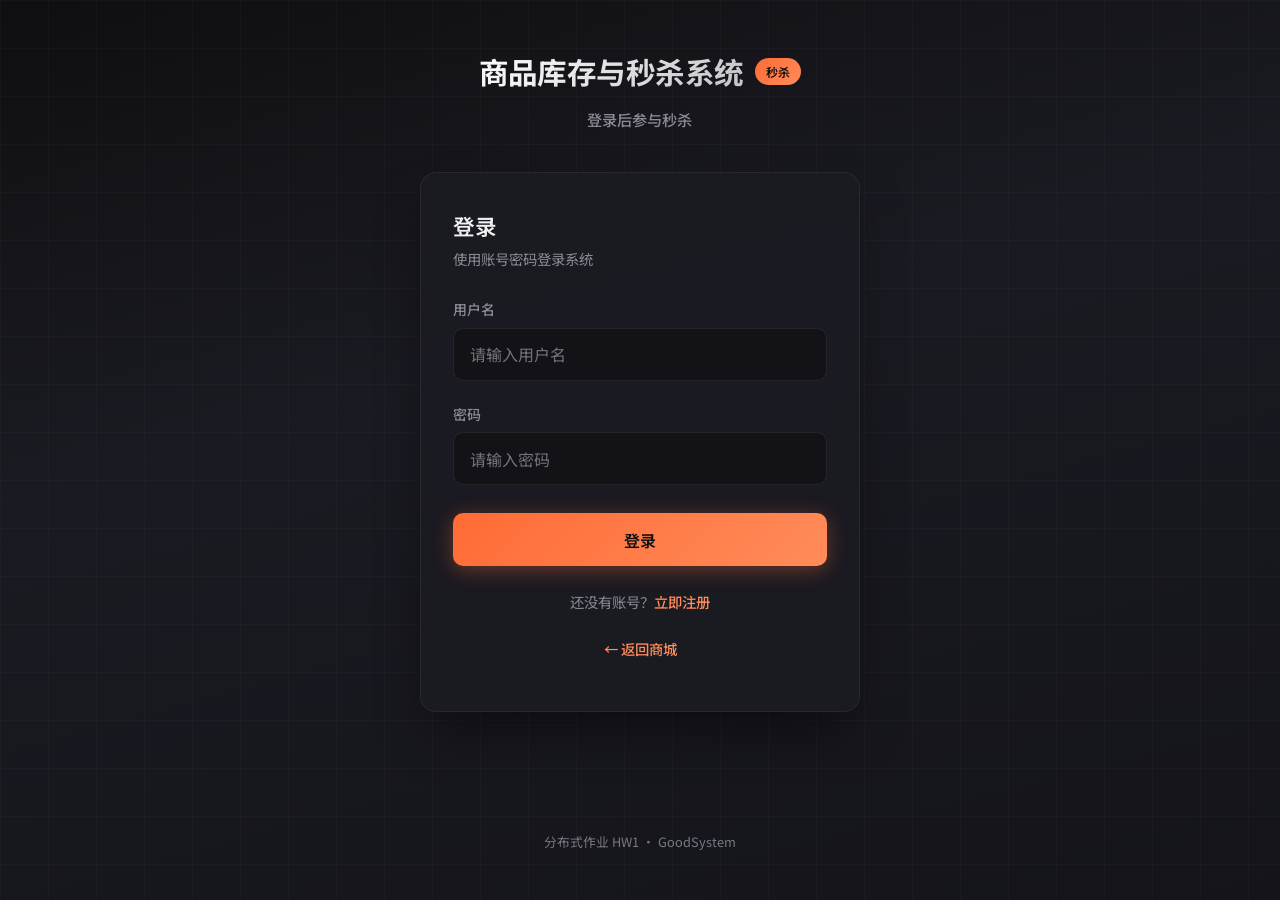
<file: frontend/login.html>
<!DOCTYPE html>
<html lang="zh-CN">
<head>
  <meta charset="UTF-8">
  <meta name="viewport" content="width=device-width, initial-scale=1.0">
  <title>登录 - 商品库存与秒杀系统</title>
  <link rel="stylesheet" href="css/style.css">
</head>
<body>
  <div class="page-wrap">
    <header class="site-header">
      <div class="logo-wrap">
        <h1 class="logo">商品库存与秒杀系统</h1>
        <span class="badge">秒杀</span>
      </div>
      <p class="tagline">登录后参与秒杀</p>
    </header>

    <main class="main-content">
      <section class="card login-card">
        <h2>登录</h2>
        <p class="subtitle">使用账号密码登录系统</p>
        <form id="loginForm" class="form">
          <div class="field">
            <label for="login-username">用户名</label>
            <input type="text" id="login-username" name="username" required autocomplete="username" placeholder="请输入用户名">
          </div>
          <div class="field">
            <label for="login-password">密码</label>
            <input type="password" id="login-password" name="password" required autocomplete="current-password" placeholder="请输入密码">
          </div>
          <div class="form-actions">
            <button type="submit" class="btn btn-primary">登录</button>
          </div>
        </form>
        <p class="switch-form">
          还没有账号？<a href="register.html">立即注册</a>
        </p>
        <p class="switch-form">
          <a href="index.html">← 返回商城</a>
        </p>
        <div id="loginMessage" class="message" role="alert" hidden></div>
      </section>
    </main>

    <footer class="site-footer">
      <p>分布式作业 HW1 · GoodSystem</p>
    </footer>
  </div>
  <script src="js/app.js"></script>
  <script>
    (function() {
      var form = document.getElementById('loginForm');
      var msgEl = document.getElementById('loginMessage');
      form.addEventListener('submit', function(e) {
        e.preventDefault();
        var username = document.getElementById('login-username').value.trim();
        var password = document.getElementById('login-password').value;
        app.showMessage(msgEl, '');
        app.login(username, password)
          .then(function(res) {
            if (res.success && res.data && res.data.token) {
              app.setSession(res.data.token, res.data.userId, res.data.username || username);
              app.showMessage(msgEl, '登录成功，正在跳转…', 'success');
              setTimeout(function() { window.location.href = 'index.html'; }, 600);
            } else {
              app.showMessage(msgEl, res.msg || '登录失败', 'error');
            }
          })
          .catch(function(err) {
            app.showMessage(msgEl, err.message || '网络错误，请重试', 'error');
          });
      });
    })();
  </script>
</body>
</html>
</file>
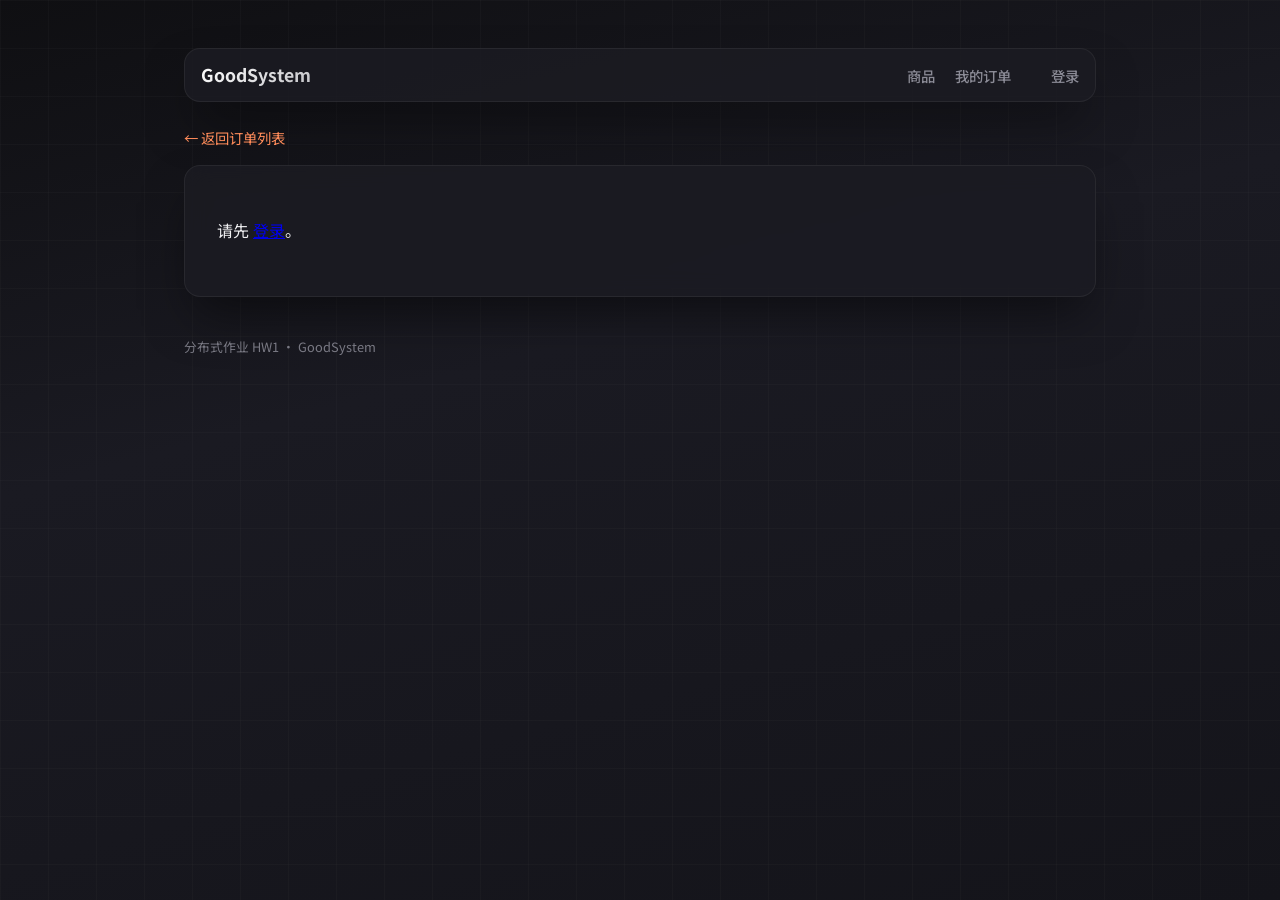
<file: frontend/order-detail.html>
<!DOCTYPE html>
<html lang="zh-CN">
<head>
  <meta charset="UTF-8">
  <meta name="viewport" content="width=device-width, initial-scale=1.0">
  <title>订单详情</title>
  <link rel="stylesheet" href="css/style.css">
</head>
<body>
  <div class="page-wrap page-wide">
    <nav class="top-nav">
      <a class="nav-brand" href="index.html">GoodSystem</a>
      <div class="nav-links">
        <a href="index.html">商品</a>
        <a href="orders.html">我的订单</a>
        <span id="navUser" class="nav-user"></span>
        <a id="navLogin" href="login.html">登录</a>
        <a id="navLogout" href="#" hidden>退出</a>
      </div>
    </nav>

    <main class="shop-main">
      <p class="breadcrumb"><a href="orders.html">← 返回订单列表</a></p>

      <section id="needLogin" class="card" hidden>
        <p>请先 <a href="login.html">登录</a>。</p>
      </section>

      <section id="detailBox" class="card detail-card" hidden>
        <h2>订单详情</h2>
        <dl class="kv-list">
          <dt>订单号</dt><dd id="fOrderId"></dd>
          <dt>用户ID</dt><dd id="fUserId"></dd>
          <dt>商品ID</dt><dd id="fProductId"></dd>
          <dt>单价</dt><dd id="fPrice"></dd>
          <dt>状态</dt><dd id="fStatus"></dd>
          <dt>创建时间</dt><dd id="fCreated"></dd>
        </dl>
        <div id="detailMessage" class="message" role="alert" hidden></div>
        <div class="detail-actions">
          <button type="button" id="btnPay" class="btn btn-primary btn-inline" hidden>支付</button>
        </div>
      </section>

      <section id="notFound" class="card" hidden>
        <p>订单不存在或无权查看。</p>
        <a href="orders.html">返回列表</a>
      </section>
    </main>

    <footer class="site-footer">
      <p>分布式作业 HW1 · GoodSystem</p>
    </footer>
  </div>
  <script src="js/app.js"></script>
  <script>
    (function() {
      var params = new URLSearchParams(window.location.search);
      var oid = params.get('id');

      app.renderNav(document.getElementById('navUser'), document.getElementById('navLogin'), document.getElementById('navLogout'));

      function statusText(s) {
        var m = { 0: '处理中', 1: '待支付', 2: '已支付', 3: '失败', 4: '已取消' };
        return m[s] != null ? m[s] : String(s);
      }

      if (!app.getToken()) {
        document.getElementById('needLogin').hidden = false;
        return;
      }

      if (!oid) {
        document.getElementById('notFound').hidden = false;
        return;
      }

      app.getOrder(oid)
        .then(function(res) {
          if (!res.success || !res.data) {
            document.getElementById('notFound').hidden = false;
            return;
          }
          var o = res.data;
          document.getElementById('detailBox').hidden = false;
          document.getElementById('fOrderId').textContent = o.orderId;
          document.getElementById('fUserId').textContent = o.userId;
          document.getElementById('fProductId').textContent = o.productId;
          document.getElementById('fPrice').textContent = '¥' + app.formatMoney(o.unitPrice);
          document.getElementById('fStatus').textContent = statusText(o.status);
          document.getElementById('fCreated').textContent = o.createdAt || '';

          var btn = document.getElementById('btnPay');
          var msgEl = document.getElementById('detailMessage');
          if (o.status === 1) {
            btn.hidden = false;
            btn.onclick = function() {
              app.showMessage(msgEl, '');
              app.payOrder(o.orderId)
                .then(function(r) {
                  if (r.success) {
                    app.showMessage(msgEl, r.data || '支付已受理', 'success');
                    location.reload();
                  } else {
                    app.showMessage(msgEl, r.msg || '失败', 'error');
                  }
                })
                .catch(function(err) {
                  app.showMessage(msgEl, err.message || '失败', 'error');
                });
            };
          }
        })
        .catch(function(err) {
          if (err.status === 401) {
            document.getElementById('needLogin').hidden = false;
            return;
          }
          document.getElementById('notFound').hidden = false;
        });
    })();
  </script>
</body>
</html>
</file>
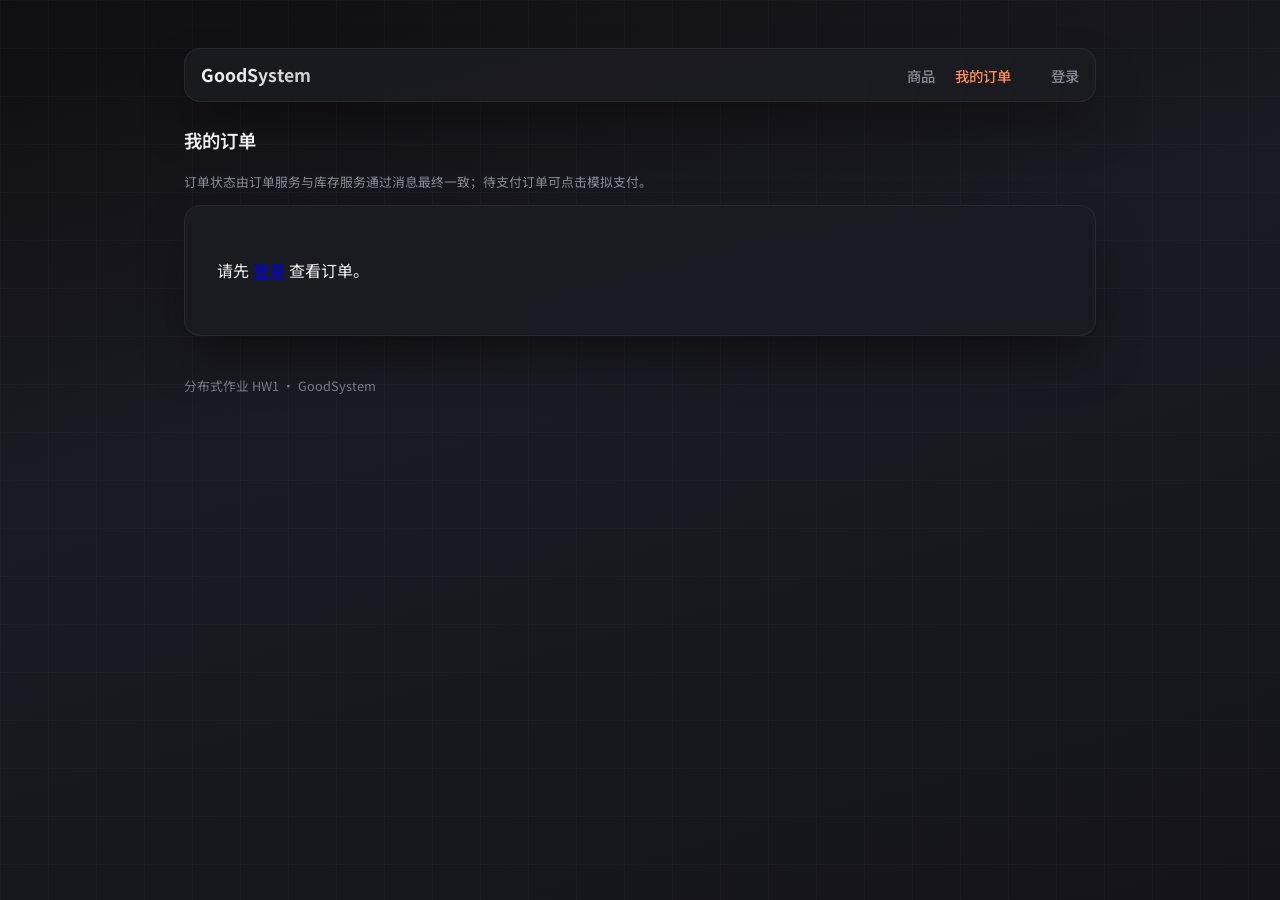
<file: frontend/orders.html>
<!DOCTYPE html>
<html lang="zh-CN">
<head>
  <meta charset="UTF-8">
  <meta name="viewport" content="width=device-width, initial-scale=1.0">
  <title>我的订单</title>
  <link rel="stylesheet" href="css/style.css">
</head>
<body>
  <div class="page-wrap page-wide">
    <nav class="top-nav">
      <a class="nav-brand" href="index.html">GoodSystem</a>
      <div class="nav-links">
        <a href="index.html">商品</a>
        <a href="orders.html" class="nav-active">我的订单</a>
        <span id="navUser" class="nav-user"></span>
        <a id="navLogin" href="login.html">登录</a>
        <a id="navLogout" href="#" hidden>退出</a>
      </div>
    </nav>

    <main class="shop-main">
      <h1 class="section-title">我的订单</h1>
      <p class="muted small">订单状态由订单服务与库存服务通过消息最终一致；待支付订单可点击模拟支付。</p>

      <section id="needLogin" class="card" hidden>
        <p>请先 <a href="login.html">登录</a> 查看订单。</p>
      </section>

      <section id="orderSection" class="card order-section" hidden>
        <div id="listMessage" class="message" role="alert" hidden></div>
        <table class="order-table" id="orderTable">
          <thead>
            <tr>
              <th>订单号</th>
              <th>商品ID</th>
              <th>单价</th>
              <th>状态</th>
              <th>创建时间</th>
              <th>操作</th>
            </tr>
          </thead>
          <tbody id="orderBody"></tbody>
        </table>
        <p id="orderEmpty" class="empty-hint" hidden>暂无订单，去 <a href="index.html">商城</a> 秒杀一件吧。</p>
      </section>
    </main>

    <footer class="site-footer">
      <p>分布式作业 HW1 · GoodSystem</p>
    </footer>
  </div>
  <script src="js/app.js"></script>
  <script>
    (function() {
      var needLogin = document.getElementById('needLogin');
      var orderSection = document.getElementById('orderSection');
      var tbody = document.getElementById('orderBody');
      var listMsg = document.getElementById('listMessage');
      var emptyEl = document.getElementById('orderEmpty');

      app.renderNav(document.getElementById('navUser'), document.getElementById('navLogin'), document.getElementById('navLogout'));

      function statusText(s) {
        var m = { 0: '处理中', 1: '待支付', 2: '已支付', 3: '失败', 4: '已取消' };
        return m[s] != null ? m[s] : String(s);
      }

      function renderRows(list) {
        tbody.innerHTML = '';
        if (!list || !list.length) {
          emptyEl.hidden = false;
          return;
        }
        emptyEl.hidden = true;
        list.forEach(function(o) {
          var tr = document.createElement('tr');
          var canPay = o.status === 1;
          tr.innerHTML =
            '<td>' + app.escapeHtml(String(o.orderId)) + '</td>' +
            '<td>' + app.escapeHtml(String(o.productId)) + '</td>' +
            '<td>¥' + app.formatMoney(o.unitPrice) + '</td>' +
            '<td><span class="order-status st-' + o.status + '">' + statusText(o.status) + '</span></td>' +
            '<td class="nowrap">' + app.escapeHtml(o.createdAt || '') + '</td>' +
            '<td>' +
              (canPay ? '<button type="button" class="btn btn-small btn-pay" data-oid="' + o.orderId + '">支付</button>' : '—') +
              ' <a class="link-detail" href="order-detail.html?id=' + encodeURIComponent(o.orderId) + '">详情</a>' +
            '</td>';
          tbody.appendChild(tr);
        });

        tbody.querySelectorAll('.btn-pay').forEach(function(btn) {
          btn.addEventListener('click', function() {
            var oid = btn.getAttribute('data-oid');
            app.showMessage(listMsg, '');
            app.payOrder(oid)
              .then(function(res) {
                if (res.success) {
                  app.showMessage(listMsg, res.data || '支付已受理', 'success');
                  load();
                } else {
                  app.showMessage(listMsg, res.msg || '支付失败', 'error');
                }
              })
              .catch(function(err) {
                if (err.status === 401) {
                  window.location.href = 'login.html';
                  return;
                }
                app.showMessage(listMsg, err.message || '支付失败', 'error');
              });
          });
        });
      }

      function load() {
        app.showMessage(listMsg, '');
        app.ensureUserId()
          .then(function(uid) {
            return app.listOrders(uid);
          })
          .then(function(res) {
            if (res.success) renderRows(res.data || []);
            else app.showMessage(listMsg, res.msg || '加载失败', 'error');
          })
          .catch(function(err) {
            if (err.status === 401) {
              needLogin.hidden = false;
              orderSection.hidden = true;
              return;
            }
            app.showMessage(listMsg, err.message || '加载失败', 'error');
          });
      }

      if (!app.getToken()) {
        needLogin.hidden = false;
        return;
      }

      needLogin.hidden = true;
      orderSection.hidden = false;
      load();
    })();
  </script>
</body>
</html>
</file>
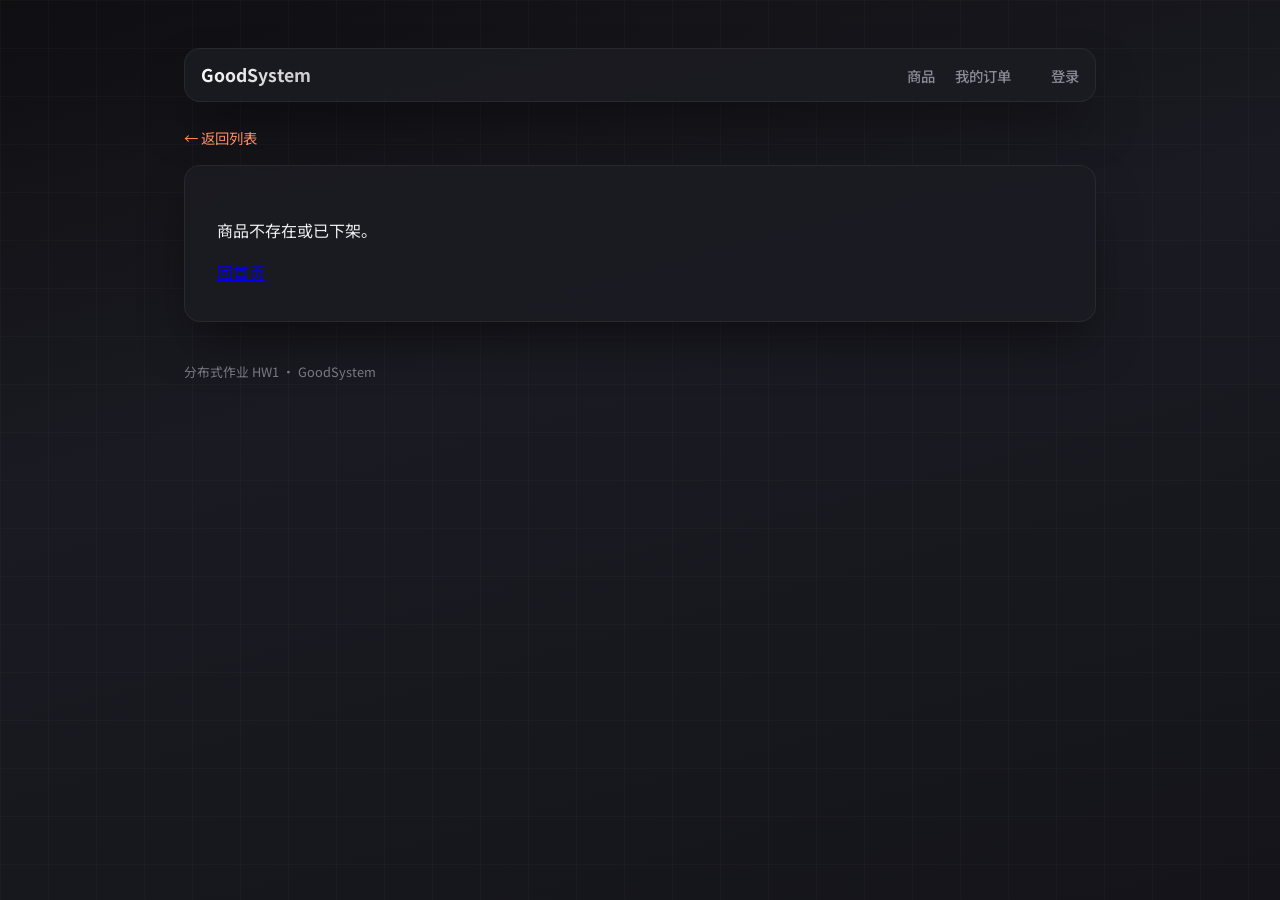
<file: frontend/product.html>
<!DOCTYPE html>
<html lang="zh-CN">
<head>
  <meta charset="UTF-8">
  <meta name="viewport" content="width=device-width, initial-scale=1.0">
  <title>商品详情</title>
  <link rel="stylesheet" href="css/style.css">
</head>
<body>
  <div class="page-wrap page-wide">
    <nav class="top-nav">
      <a class="nav-brand" href="index.html">GoodSystem</a>
      <div class="nav-links">
        <a href="index.html">商品</a>
        <a href="orders.html">我的订单</a>
        <span id="navUser" class="nav-user"></span>
        <a id="navLogin" href="login.html">登录</a>
        <a id="navLogout" href="#" hidden>退出</a>
      </div>
    </nav>

    <main class="shop-main">
      <p class="breadcrumb"><a href="index.html">← 返回列表</a></p>

      <section id="loadingCard" class="card">
        <p class="muted">加载中…</p>
      </section>

      <section id="detailCard" class="card detail-card" hidden>
        <h2 id="pName" class="detail-title"></h2>
        <p id="pPrice" class="detail-price"></p>
        <p id="pStock" class="detail-stock"></p>
        <div id="pDesc" class="detail-desc"></div>
        <div class="detail-actions">
          <button type="button" id="btnSeckill" class="btn btn-primary btn-inline">秒杀下单</button>
          <span class="muted small">需登录；Redis 预扣 + Kafka 异步落库，库存以 Saga 为准</span>
        </div>
        <div id="detailMessage" class="message" role="alert" hidden></div>
      </section>

      <section id="notFoundCard" class="card" hidden>
        <p>商品不存在或已下架。</p>
        <a href="index.html">回首页</a>
      </section>
    </main>

    <footer class="site-footer">
      <p>分布式作业 HW1 · GoodSystem</p>
    </footer>
  </div>
  <script src="js/app.js"></script>
  <script>
    (function() {
      var params = new URLSearchParams(window.location.search);
      var id = params.get('id');
      var msgEl = document.getElementById('detailMessage');

      app.renderNav(document.getElementById('navUser'), document.getElementById('navLogin'), document.getElementById('navLogout'));

      if (!id) {
        document.getElementById('loadingCard').hidden = true;
        document.getElementById('notFoundCard').hidden = false;
        return;
      }

      app.getProductDetail(id)
        .then(function(res) {
          document.getElementById('loadingCard').hidden = true;
          if (!res.success || !res.data) {
            document.getElementById('notFoundCard').hidden = false;
            return;
          }
          var p = res.data;
          document.getElementById('detailCard').hidden = false;
          document.getElementById('pName').textContent = p.name || '';
          document.getElementById('pPrice').textContent = '价格 ¥' + app.formatMoney(p.price);
          document.getElementById('pStock').textContent = '库存：' + (p.stock != null ? p.stock : '—');
          document.getElementById('pDesc').textContent = p.description || '暂无描述';

          document.getElementById('btnSeckill').onclick = function() {
            if (!app.getToken()) {
              window.location.href = 'login.html';
              return;
            }
            app.showMessage(msgEl, '');
            app.placeOrder(p.id)
              .then(function(r) {
                if (r.success && r.data) {
                  var oid = r.data.orderId;
                  var hint = r.data.hint || '';
                  app.showMessage(msgEl, '下单已受理，订单号 ' + oid + (hint ? ' · ' + hint : ''), 'success');
                  setTimeout(function() {
                    window.location.href = 'orders.html';
                  }, 1200);
                } else {
                  app.showMessage(msgEl, r.msg || '下单失败', 'error');
                }
              })
              .catch(function(err) {
                if (err.status === 401) {
                  window.location.href = 'login.html';
                  return;
                }
                app.showMessage(msgEl, err.message || '下单失败', 'error');
              });
          };
        })
        .catch(function() {
          document.getElementById('loadingCard').hidden = true;
          document.getElementById('notFoundCard').hidden = false;
        });
    })();
  </script>
</body>
</html>
</file>
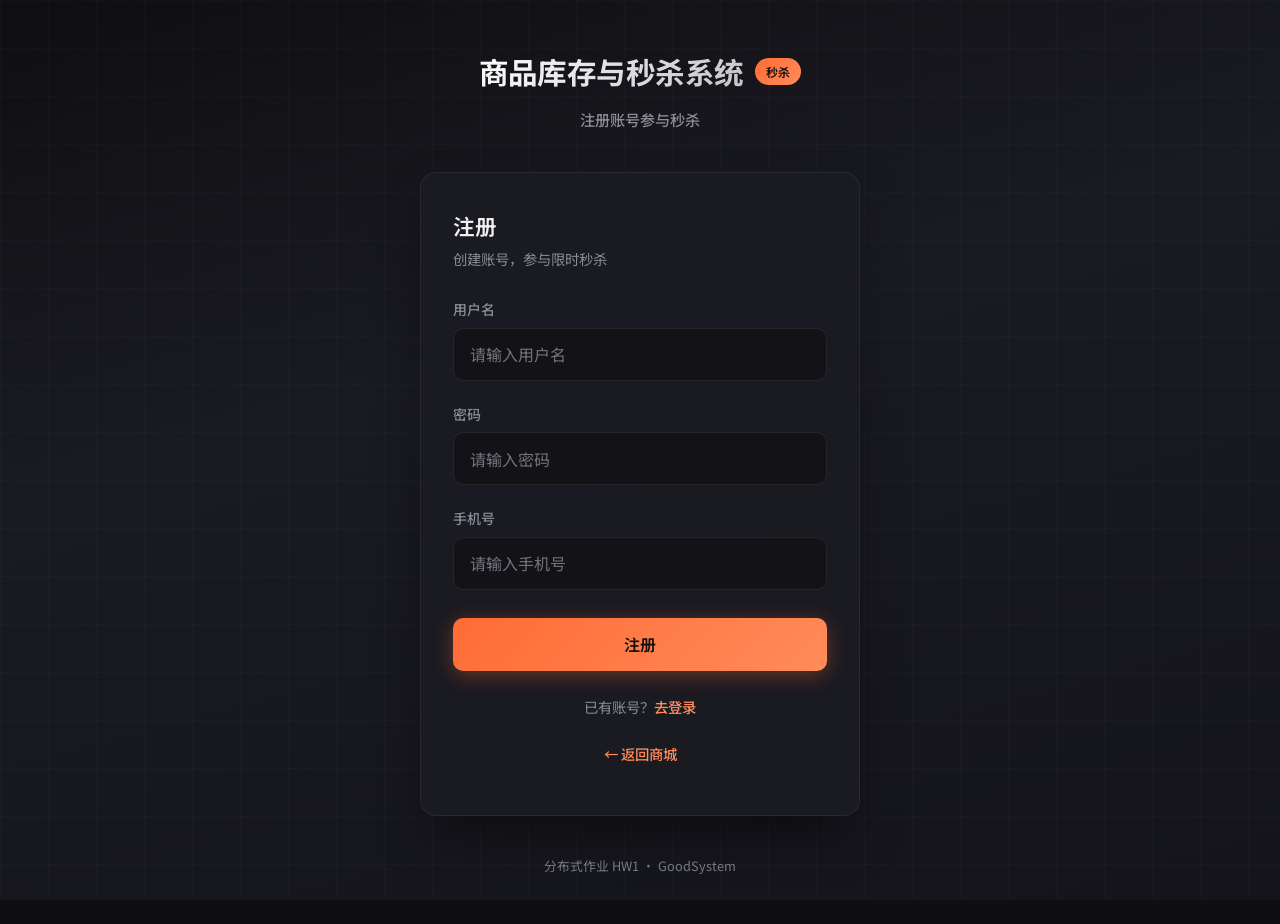
<file: frontend/register.html>
<!DOCTYPE html>
<html lang="zh-CN">
<head>
  <meta charset="UTF-8">
  <meta name="viewport" content="width=device-width, initial-scale=1.0">
  <title>注册 - 商品库存与秒杀系统</title>
  <link rel="stylesheet" href="css/style.css">
</head>
<body>
  <div class="page-wrap">
    <header class="site-header">
      <div class="logo-wrap">
        <h1 class="logo">商品库存与秒杀系统</h1>
        <span class="badge">秒杀</span>
      </div>
      <p class="tagline">注册账号参与秒杀</p>
    </header>

    <main class="main-content">
      <section class="card register-card">
        <h2>注册</h2>
        <p class="subtitle">创建账号，参与限时秒杀</p>
        <form id="registerForm" class="form">
          <div class="field">
            <label for="reg-username">用户名</label>
            <input type="text" id="reg-username" name="username" required autocomplete="username" placeholder="请输入用户名">
          </div>
          <div class="field">
            <label for="reg-password">密码</label>
            <input type="password" id="reg-password" name="password" required autocomplete="new-password" placeholder="请输入密码">
          </div>
          <div class="field">
            <label for="reg-phone">手机号</label>
            <input type="tel" id="reg-phone" name="phone" required placeholder="请输入手机号">
          </div>
          <div class="form-actions">
            <button type="submit" class="btn btn-primary">注册</button>
          </div>
        </form>
        <p class="switch-form">
          已有账号？<a href="login.html">去登录</a>
        </p>
        <p class="switch-form">
          <a href="index.html">← 返回商城</a>
        </p>
        <div id="registerMessage" class="message" role="alert" hidden></div>
      </section>
    </main>

    <footer class="site-footer">
      <p>分布式作业 HW1 · GoodSystem</p>
    </footer>
  </div>
  <script src="js/app.js"></script>
  <script>
    (function() {
      var form = document.getElementById('registerForm');
      var msgEl = document.getElementById('registerMessage');
      form.addEventListener('submit', function(e) {
        e.preventDefault();
        var username = document.getElementById('reg-username').value.trim();
        var password = document.getElementById('reg-password').value;
        var phone = document.getElementById('reg-phone').value.trim();
        app.showMessage(msgEl, '');
        app.register(username, password, phone)
          .then(function(res) {
            if (res.success) {
              app.showMessage(msgEl, '注册成功，请登录', 'success');
              setTimeout(function() { window.location.href = 'login.html'; }, 1200);
            } else {
              app.showMessage(msgEl, res.msg || '注册失败', 'error');
            }
          })
          .catch(function(err) {
            app.showMessage(msgEl, err.message || '网络错误，请重试', 'error');
          });
      });
    })();
  </script>
</body>
</html>
</file>
<file: frontend/css/style.css>
@import url("https://fonts.googleapis.com/css2?family=Noto+Sans+SC:wght@400;500;600;700&display=swap");

:root {
  --bg-dark: #0f0f12;
  --bg-card: rgba(28, 28, 35, 0.85);
  --bg-card-border: rgba(255, 255, 255, 0.06);
  --accent: #ff6b35;
  --accent-light: #ff8c5a;
  --accent-glow: rgba(255, 107, 53, 0.35);
  --text: #f0f0f2;
  --text-muted: #8b8b96;
  --border: rgba(255, 255, 255, 0.08);
  --success: #22c55e;
  --success-bg: rgba(34, 197, 94, 0.12);
  --error: #ef4444;
  --error-bg: rgba(239, 68, 68, 0.12);
  --radius: 16px;
  --radius-sm: 10px;
  --shadow: 0 25px 50px -12px rgba(0, 0, 0, 0.5);
  --shadow-glow: 0 0 40px -8px var(--accent-glow);
}

* {
  box-sizing: border-box;
}

body {
  margin: 0;
  min-height: 100vh;
  font-family: "Noto Sans SC", "PingFang SC", "Microsoft YaHei", sans-serif;
  background: var(--bg-dark);
  color: var(--text);
  line-height: 1.6;
  overflow-x: hidden;
}

body::before {
  content: "";
  position: fixed;
  inset: 0;
  background:
    linear-gradient(165deg, #0f0f12 0%, #1a1a22 40%, #14141a 100%);
  z-index: -2;
}

body::after {
  content: "";
  position: fixed;
  inset: 0;
  background-image:
    linear-gradient(rgba(255, 255, 255, 0.02) 1px, transparent 1px),
    linear-gradient(90deg, rgba(255, 255, 255, 0.02) 1px, transparent 1px);
  background-size: 48px 48px;
  z-index: -1;
  pointer-events: none;
}

.page-wrap {
  min-height: 100vh;
  display: flex;
  flex-direction: column;
  align-items: center;
  padding: 3rem 1.5rem;
}

.site-header {
  text-align: center;
  margin-bottom: 2.5rem;
}

.logo-wrap {
  display: inline-flex;
  align-items: center;
  gap: 0.75rem;
  flex-wrap: wrap;
  justify-content: center;
}

.logo {
  font-size: 1.85rem;
  font-weight: 700;
  margin: 0;
  letter-spacing: -0.02em;
  background: linear-gradient(135deg, #fff 0%, #c4c4c8 100%);
  -webkit-background-clip: text;
  -webkit-text-fill-color: transparent;
  background-clip: text;
}

.badge {
  display: inline-block;
  padding: 0.25rem 0.65rem;
  font-size: 0.75rem;
  font-weight: 600;
  color: #0f0f12;
  background: linear-gradient(135deg, var(--accent) 0%, var(--accent-light) 100%);
  border-radius: 999px;
  letter-spacing: 0.05em;
}

.tagline {
  margin: 0.75rem 0 0 0;
  color: var(--text-muted);
  font-size: 0.95rem;
  font-weight: 500;
}


.main-content {
  flex: 1;
  width: 100%;
  max-width: 440px;
}

.card {
  background: var(--bg-card);
  border: 1px solid var(--bg-card-border);
  border-radius: var(--radius);
  padding: 2.25rem 2rem;
  box-shadow: var(--shadow);
  backdrop-filter: blur(12px);
  animation: cardIn 0.5s ease-out;
}

@keyframes cardIn {
  from {
    opacity: 0;
    transform: translateY(16px);
  }
  to {
    opacity: 1;
    transform: translateY(0);
  }
}

.card h2 {
  margin: 0 0 0.25rem 0;
  font-size: 1.35rem;
  font-weight: 600;
  color: var(--text);
}

.card .subtitle {
  margin: 0 0 1.75rem 0;
  font-size: 0.9rem;
  color: var(--text-muted);
}

.form .field {
  margin-bottom: 1.35rem;
}

.form label {
  display: block;
  margin-bottom: 0.45rem;
  font-size: 0.875rem;
  font-weight: 500;
  color: var(--text-muted);
}

.form input {
  width: 100%;
  padding: 0.85rem 1rem;
  font-size: 1rem;
  font-family: inherit;
  border: 1px solid var(--border);
  border-radius: var(--radius-sm);
  background: rgba(15, 15, 18, 0.6);
  color: var(--text);
  outline: none;
  transition: border-color 0.2s, box-shadow 0.2s;
}

.form input::placeholder {
  color: var(--text-muted);
  opacity: 0.8;
}

.form input:hover {
  border-color: rgba(255, 255, 255, 0.12);
}

.form input:focus {
  border-color: var(--accent);
  box-shadow: 0 0 0 3px var(--accent-glow);
}

.form-actions {
  margin-top: 1.75rem;
}

.btn {
  display: inline-block;
  width: 100%;
  padding: 0.9rem 1.5rem;
  font-size: 1rem;
  font-weight: 600;
  font-family: inherit;
  border: none;
  border-radius: var(--radius-sm);
  cursor: pointer;
  transition: transform 0.15s, box-shadow 0.2s, background 0.2s;
}

.btn-primary {
  color: #0f0f12;
  background: linear-gradient(135deg, var(--accent) 0%, var(--accent-light) 100%);
  box-shadow: 0 4px 20px var(--accent-glow);
}

.btn-primary:hover {
  transform: translateY(-1px);
  box-shadow: 0 8px 28px var(--accent-glow);
}

.btn-primary:active {
  transform: translateY(0);
}

.switch-form {
  margin-top: 1.5rem;
  text-align: center;
  font-size: 0.9rem;
  color: var(--text-muted);
}

.switch-form a {
  color: var(--accent-light);
  text-decoration: none;
  font-weight: 500;
  transition: color 0.2s;
}

.switch-form a:hover {
  color: #ffa07a;
}

.message {
  margin-top: 1.25rem;
  padding: 0.75rem 1rem;
  border-radius: var(--radius-sm);
  font-size: 0.9rem;
  display: flex;
  align-items: center;
  gap: 0.5rem;
  animation: messageIn 0.3s ease-out;
}

@keyframes messageIn {
  from {
    opacity: 0;
    transform: translateY(-4px);
  }
  to {
    opacity: 1;
    transform: translateY(0);
  }
}

.message[hidden] {
  display: none !important;
}

.message.success {
  background: var(--success-bg);
  color: var(--success);
  border: 1px solid rgba(34, 197, 94, 0.25);
}

.message.success::before {
  content: "✓";
  font-weight: 700;
}

.message.error {
  background: var(--error-bg);
  color: var(--error);
  border: 1px solid rgba(239, 68, 68, 0.25);
}

.message.error::before {
  content: "!";
  font-weight: 700;
}

.site-footer {
  margin-top: 2.5rem;
  font-size: 0.8rem;
  color: var(--text-muted);
  opacity: 0.85;
}

.site-footer p {
  margin: 0;
}

.page-wide {
  max-width: 960px;
  margin: 0 auto;
  align-items: stretch;
}

.top-nav {
  width: 100%;
  max-width: 960px;
  display: flex;
  align-items: center;
  justify-content: space-between;
  gap: 1rem;
  padding: 0.75rem 1rem;
  margin-bottom: 1.5rem;
  background: var(--bg-card);
  border: 1px solid var(--bg-card-border);
  border-radius: var(--radius);
  box-shadow: var(--shadow);
}

.nav-brand {
  font-weight: 700;
  font-size: 1.1rem;
  color: var(--text);
  text-decoration: none;
  background: linear-gradient(135deg, #fff 0%, #c4c4c8 100%);
  -webkit-background-clip: text;
  -webkit-text-fill-color: transparent;
  background-clip: text;
}

.nav-links {
  display: flex;
  flex-wrap: wrap;
  align-items: center;
  gap: 0.75rem 1.25rem;
  font-size: 0.9rem;
}

.nav-links a {
  color: var(--text-muted);
  text-decoration: none;
  font-weight: 500;
}

.nav-links a:hover,
.nav-links a.nav-active {
  color: var(--accent-light);
}

.nav-user {
  color: var(--text-muted);
  font-size: 0.85rem;
}

.shop-header {
  text-align: center;
  margin-bottom: 1.5rem;
}

.shop-main {
  width: 100%;
  max-width: 960px;
}

.section-title {
  font-size: 1.15rem;
  font-weight: 600;
  margin: 0 0 1rem 0;
  color: var(--text);
}

.search-row {
  display: flex;
  gap: 0.75rem;
  flex-wrap: wrap;
  align-items: center;
}

.search-row input[type="search"] {
  flex: 1;
  min-width: 200px;
  padding: 0.75rem 1rem;
  font-size: 1rem;
  font-family: inherit;
  border: 1px solid var(--border);
  border-radius: var(--radius-sm);
  background: rgba(15, 15, 18, 0.6);
  color: var(--text);
}

.search-card .hint {
  margin: 1rem 0 0 0;
  font-size: 0.8rem;
  color: var(--text-muted);
}

.search-card code {
  font-size: 0.75rem;
  color: var(--accent-light);
}

.btn-inline {
  width: auto;
  min-width: 96px;
}

.btn-small {
  padding: 0.35rem 0.75rem;
  font-size: 0.85rem;
  width: auto;
}

.product-grid-wrap {
  margin-top: 1.5rem;
}

.product-grid {
  display: grid;
  grid-template-columns: repeat(auto-fill, minmax(200px, 1fr));
  gap: 1rem;
}

.product-card {
  display: flex;
  flex-direction: column;
  gap: 0.5rem;
  padding: 1.25rem;
  background: rgba(15, 15, 18, 0.5);
  border: 1px solid var(--border);
  border-radius: var(--radius-sm);
  text-decoration: none;
  color: inherit;
  transition: border-color 0.2s, box-shadow 0.2s;
}

.product-card:hover {
  border-color: rgba(255, 107, 53, 0.35);
  box-shadow: 0 0 20px -8px var(--accent-glow);
}

.pc-name {
  font-weight: 600;
  font-size: 0.95rem;
  color: var(--text);
}

.pc-price {
  color: var(--accent-light);
  font-weight: 600;
}

.pc-stock {
  font-size: 0.8rem;
  color: var(--text-muted);
}

.empty-hint {
  text-align: center;
  color: var(--text-muted);
  padding: 2rem 1rem;
}

.empty-hint a {
  color: var(--accent-light);
}

.breadcrumb {
  margin: 0 0 1rem 0;
  font-size: 0.9rem;
}

.breadcrumb a {
  color: var(--accent-light);
  text-decoration: none;
}

.detail-card .detail-title {
  margin-top: 0;
}

.detail-price {
  font-size: 1.25rem;
  color: var(--accent-light);
  font-weight: 600;
}

.detail-stock {
  color: var(--text-muted);
}

.detail-desc {
  margin: 1rem 0;
  white-space: pre-wrap;
  color: var(--text);
  line-height: 1.65;
}

.detail-actions {
  display: flex;
  flex-wrap: wrap;
  align-items: center;
  gap: 1rem;
  margin-top: 1rem;
}

.muted {
  color: var(--text-muted);
}

.muted.small {
  font-size: 0.8rem;
}

.order-table {
  width: 100%;
  border-collapse: collapse;
  font-size: 0.875rem;
}

.order-table th,
.order-table td {
  padding: 0.65rem 0.5rem;
  text-align: left;
  border-bottom: 1px solid var(--border);
}

.order-table th {
  color: var(--text-muted);
  font-weight: 500;
}

.nowrap {
  white-space: nowrap;
  font-size: 0.8rem;
}

.order-status {
  display: inline-block;
  padding: 0.15rem 0.5rem;
  border-radius: 6px;
  font-size: 0.8rem;
}

.order-status.st-0 { background: rgba(148, 163, 184, 0.15); color: #94a3b8; }
.order-status.st-1 { background: rgba(251, 191, 36, 0.15); color: #fbbf24; }
.order-status.st-2 { background: var(--success-bg); color: var(--success); }
.order-status.st-3 { background: var(--error-bg); color: var(--error); }
.order-status.st-4 { background: rgba(148, 163, 184, 0.12); color: #64748b; }

.link-detail {
  margin-left: 0.35rem;
  color: var(--accent-light);
  font-size: 0.85rem;
}

.kv-list {
  display: grid;
  grid-template-columns: 120px 1fr;
  gap: 0.5rem 1rem;
  margin: 1rem 0;
}

.kv-list dt {
  margin: 0;
  color: var(--text-muted);
  font-size: 0.9rem;
}

.kv-list dd {
  margin: 0;
}

@media (max-width: 600px) {
  .order-table {
    font-size: 0.75rem;
  }
  .nav-links {
    justify-content: flex-end;
  }
}
</file>
